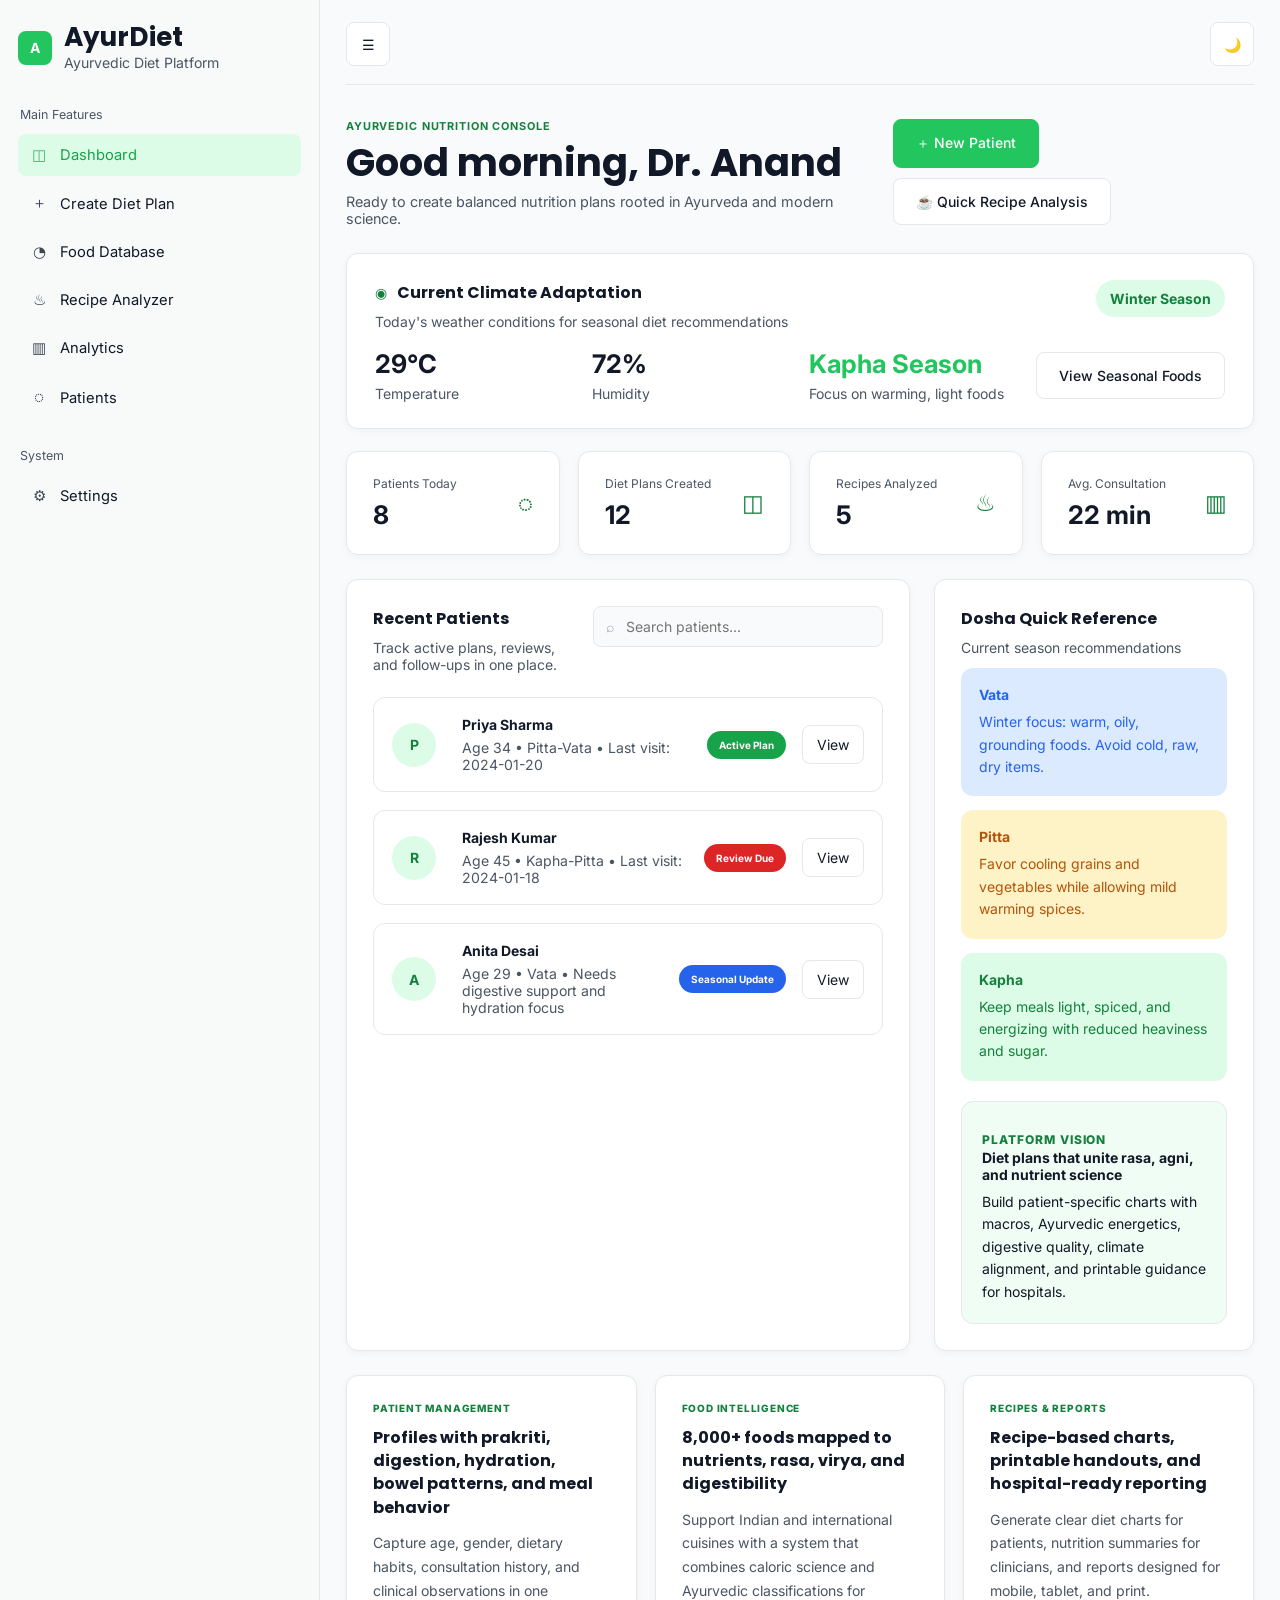
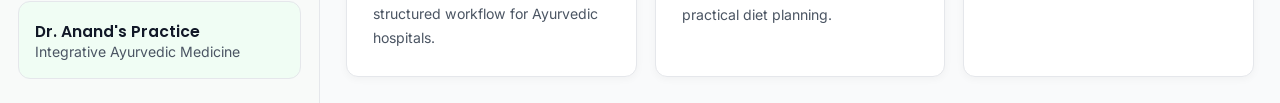
<file: dashboard/index.html>
<!DOCTYPE html>
<html lang="en">

<head>
  <meta charset="UTF-8" />
  <meta name="viewport" content="width=device-width, initial-scale=1.0" />
  <title>AyurDiet Dashboard</title>
  <link rel="preconnect" href="https://fonts.googleapis.com" />
  <link rel="preconnect" href="https://fonts.gstatic.com" crossorigin />
  <link
    href="https://fonts.googleapis.com/css2?family=Inter:wght@400;500;600;700;800&family=Poppins:wght@500;600;700&display=swap"
    rel="stylesheet" />
  <link rel="stylesheet" href="style.css" />
</head>

<body>
  <div class="app-shell">
    <aside class="sidebar">
      <div class="brand">
        <div class="brand-mark">A</div>
        <div>
          <h1>AyurDiet</h1>
          <p>Ayurvedic Diet Platform</p>
        </div>
      </div>

      <div class="nav-group">
        <span class="nav-label">Main Features</span>
        <nav>
          <a class="nav-item active" href="index.html">
            <span class="icon">◫</span>
            <span>Dashboard</span>
          </a>
          <a class="nav-item" href="../createdietplan/Cindex.html">
            <span class="icon">＋</span>
            <span>Create Diet Plan</span>
          </a>
          <a class="nav-item" href="../Food-database/Findex.html">
            <span class="icon">◔</span>
            <span>Food Database</span>
          </a>
          <a class="nav-item" href="../Recipe-Analyzer/Rindex.html">
            <span class="icon">♨</span>
            <span>Recipe Analyzer</span>
          </a>
          <a class="nav-item" href="../analytics/Aindex.html">
            <span class="icon">▥</span>
            <span>Analytics</span>
          </a>
          <a class="nav-item" href="../patient/Pindex.html">
            <span class="icon">◌</span>
            <span>Patients</span>
          </a>
        </nav>
      </div>

      <div class="nav-group">
        <span class="nav-label">System</span>
        <nav>
          <a class="nav-item" href="#">
            <span class="icon">⚙</span>
            <span>Settings</span>
          </a>
        </nav>
      </div>

      <div class="practice-card">
        <p>Dr. Anand's Practice</p>
        <span>Integrative Ayurvedic Medicine</span>
      </div>
    </aside>

    <main class="main-content">
      <header class="topbar">
        <button class="ghost-button square" aria-label="Toggle panel">☰</button>
        <button class="ghost-button square" id="theme-toggle" aria-label="Toggle dark mode">🌙</button>
      </header>

      <section class="hero">
        <div>
          <p class="eyebrow">Ayurvedic Nutrition Console</p>
          <h2>Good morning, Dr. Anand</h2>
          <p class="hero-copy">
            Ready to create balanced nutrition plans rooted in Ayurveda and modern science.
          </p>
        </div>
        <div class="hero-actions">
          <button class="primary-button">＋ New Patient</button>
          <button class="secondary-button">☕ Quick Recipe Analysis</button>
        </div>
      </section>

      <section class="climate-card card">
        <div class="climate-header">
          <div>
            <div class="section-title">
              <span class="title-icon">◉</span>
              <h3>Current Climate Adaptation</h3>
            </div>
            <p>Today's weather conditions for seasonal diet recommendations</p>
          </div>
          <span class="season-pill">Winter Season</span>
        </div>

        <div class="climate-grid">
          <div>
            <strong>29°C</strong>
            <span>Temperature</span>
          </div>
          <div>
            <strong>72%</strong>
            <span>Humidity</span>
          </div>
          <div>
            <strong class="accent">Kapha Season</strong>
            <span>Focus on warming, light foods</span>
          </div>
          <div class="climate-action">
            <button class="secondary-button">View Seasonal Foods</button>
          </div>
        </div>
      </section>

      <section class="stats-grid">
        <article class="stat-card card">
          <div>
            <p>Patients Today</p>
            <strong>8</strong>
          </div>
          <span class="stat-icon">◌</span>
        </article>
        <article class="stat-card card">
          <div>
            <p>Diet Plans Created</p>
            <strong>12</strong>
          </div>
          <span class="stat-icon">◫</span>
        </article>
        <article class="stat-card card">
          <div>
            <p>Recipes Analyzed</p>
            <strong>5</strong>
          </div>
          <span class="stat-icon">♨</span>
        </article>
        <article class="stat-card card">
          <div>
            <p>Avg. Consultation</p>
            <strong>22 min</strong>
          </div>
          <span class="stat-icon">▥</span>
        </article>
      </section>

      <section class="content-grid">
        <article class="patients-panel card">
          <div class="panel-header">
            <div>
              <h3>Recent Patients</h3>
              <p>Track active plans, reviews, and follow-ups in one place.</p>
            </div>
            <label class="search-box">
              <span>⌕</span>
              <input type="text" placeholder="Search patients..." />
            </label>
          </div>

          <div class="patient-list">
            <article class="patient-row">
              <div class="patient-avatar">P</div>
              <div class="patient-meta">
                <h4>Priya Sharma</h4>
                <p>Age 34 • Pitta-Vata • Last visit: 2024-01-20</p>
              </div>
              <span class="status-pill green">Active Plan</span>
              <button class="mini-button">View</button>
            </article>

            <article class="patient-row">
              <div class="patient-avatar">R</div>
              <div class="patient-meta">
                <h4>Rajesh Kumar</h4>
                <p>Age 45 • Kapha-Pitta • Last visit: 2024-01-18</p>
              </div>
              <span class="status-pill red">Review Due</span>
              <button class="mini-button">View</button>
            </article>

            <article class="patient-row">
              <div class="patient-avatar">A</div>
              <div class="patient-meta">
                <h4>Anita Desai</h4>
                <p>Age 29 • Vata • Needs digestive support and hydration focus</p>
              </div>
              <span class="status-pill blue">Seasonal Update</span>
              <button class="mini-button">View</button>
            </article>
          </div>
        </article>

        <aside class="reference-panel card">
          <div class="panel-header stacked">
            <div>
              <h3>Dosha Quick Reference</h3>
              <p>Current season recommendations</p>
            </div>
          </div>

          <div class="dosha-stack">
            <section class="dosha-card vata">
              <h4>Vata</h4>
              <p>Winter focus: warm, oily, grounding foods. Avoid cold, raw, dry items.</p>
            </section>
            <section class="dosha-card pitta">
              <h4>Pitta</h4>
              <p>Favor cooling grains and vegetables while allowing mild warming spices.</p>
            </section>
            <section class="dosha-card kapha">
              <h4>Kapha</h4>
              <p>Keep meals light, spiced, and energizing with reduced heaviness and sugar.</p>
            </section>
          </div>

          <div class="insight-box">
            <p class="insight-label">Platform Vision</p>
            <h4>Diet plans that unite rasa, agni, and nutrient science</h4>
            <p>
              Build patient-specific charts with macros, Ayurvedic energetics, digestive quality,
              climate alignment, and printable guidance for hospitals.
            </p>
          </div>
        </aside>
      </section>

      <section class="feature-strip">
        <article class="feature-card card">
          <p class="feature-label">Patient Management</p>
          <h3>Profiles with prakriti, digestion, hydration, bowel patterns, and meal behavior</h3>
          <p>
            Capture age, gender, dietary habits, consultation history, and clinical observations in
            one structured workflow for Ayurvedic hospitals.
          </p>
        </article>
        <article class="feature-card card">
          <p class="feature-label">Food Intelligence</p>
          <h3>8,000+ foods mapped to nutrients, rasa, virya, and digestibility</h3>
          <p>
            Support Indian and international cuisines with a system that combines caloric science
            and Ayurvedic classifications for practical diet planning.
          </p>
        </article>
        <article class="feature-card card">
          <p class="feature-label">Recipes & Reports</p>
          <h3>Recipe-based charts, printable handouts, and hospital-ready reporting</h3>
          <p>
            Generate clear diet charts for patients, nutrition summaries for clinicians, and
            reports designed for mobile, tablet, and print.
          </p>
        </article>
      </section>
    </main>
  </div>

  <script src="script.js"></script>
</body>

</html>
</file>
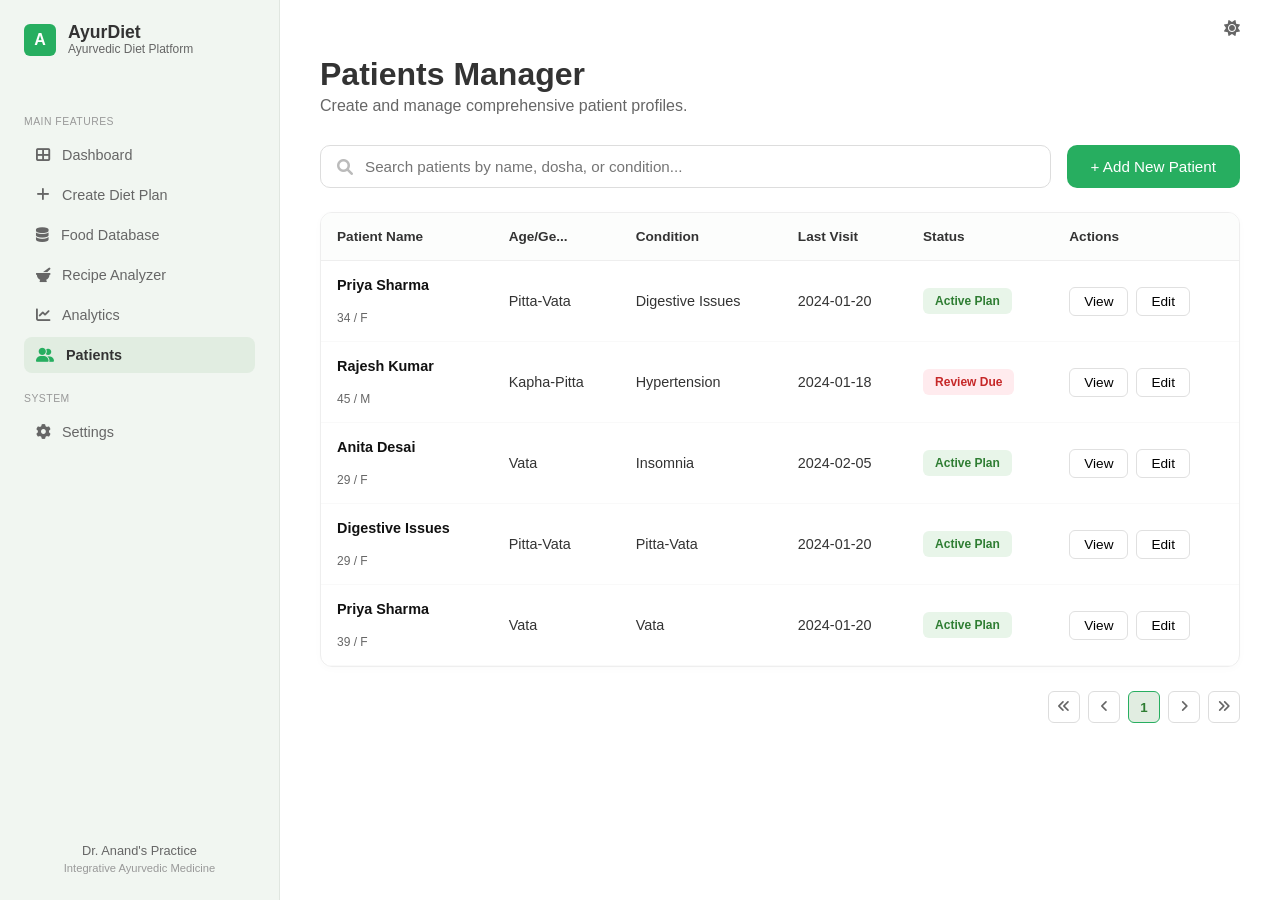
<file: patient/index.html>
<!DOCTYPE html>
<html lang="en">

<head>
  <meta charset="UTF-8">
  <meta name="viewport" content="width=device-width, initial-scale=1.0">
  <title>AyurDiet - Patient Manager</title>
  <link rel="stylesheet" href="style.css">
  <link rel="stylesheet" href="https://cdnjs.cloudflare.com/ajax/libs/font-awesome/6.0.0/css/all.min.css">
</head>

<body>
  <div class="container">
    <aside class="sidebar">
      <div class="logo">
        <div class="logo-icon">A</div>
        <div>
          <h1>AyurDiet</h1>
          <p>Ayurvedic Diet Platform</p>
        </div>
      </div>

      <nav>
        <small class="nav-label">Main Features</small>
        <ul>
          <li><a href="#"><i class="fas fa-th-large"></i> Dashboard</a></li>
          <li><a href="#"><i class="fas fa-plus"></i> Create Diet Plan</a></li>
          <li><a href="#"><i class="fas fa-database"></i> Food Database</a></li>
          <li><a href="#"><i class="fas fa-mortar-pestle"></i> Recipe Analyzer</a></li>
          <li><a href="#"><i class="fas fa-chart-line"></i> Analytics</a></li>
          <li class="active"><a href="#"><i class="fas fa-user-friends"></i> Patients</a></li>
        </ul>

        <small class="nav-label">System</small>
        <ul>
          <li><a href="#"><i class="fas fa-cog"></i> Settings</a></li>
        </ul>
      </nav>

      <div class="sidebar-footer">
        <p>Dr. Anand's Practice</p>
        <small>Integrative Ayurvedic Medicine</small>
      </div>
    </aside>

    <main class="content">
      <header class="top-bar">
        <i class="fas fa-sun"></i>
      </header>

      <section class="manager-section">
        <div class="title-row">
          <h2>Patients Manager</h2>
          <p>Create and manage comprehensive patient profiles.</p>
        </div>

        <div class="action-bar">
          <div class="search-box">
            <i class="fas fa-search"></i>
            <input type="text" placeholder="Search patients by name, dosha, or condition...">
          </div>
          <button class="btn-add">+ Add New Patient</button>
        </div>

        <div class="table-container">
          <table>
            <thead>
              <tr>
                <th>Patient Name</th>
                <th>Age/Ge...</th>
                <th>Condition</th>
                <th>Last Visit</th>
                <th>Status</th>
                <th>Actions</th>
              </tr>
            </thead>
            <tbody id="patient-table-body">
            </tbody>
          </table>
        </div>

        <div class="pagination">
          <button><i class="fas fa-angle-double-left"></i></button>
          <button><i class="fas fa-angle-left"></i></button>
          <button class="active">1</button>
          <button><i class="fas fa-angle-right"></i></button>
          <button><i class="fas fa-angle-double-right"></i></button>
        </div>
      </section>
    </main>
  </div>
  <script src="script.js"></script>
</body>

</html>
</file>
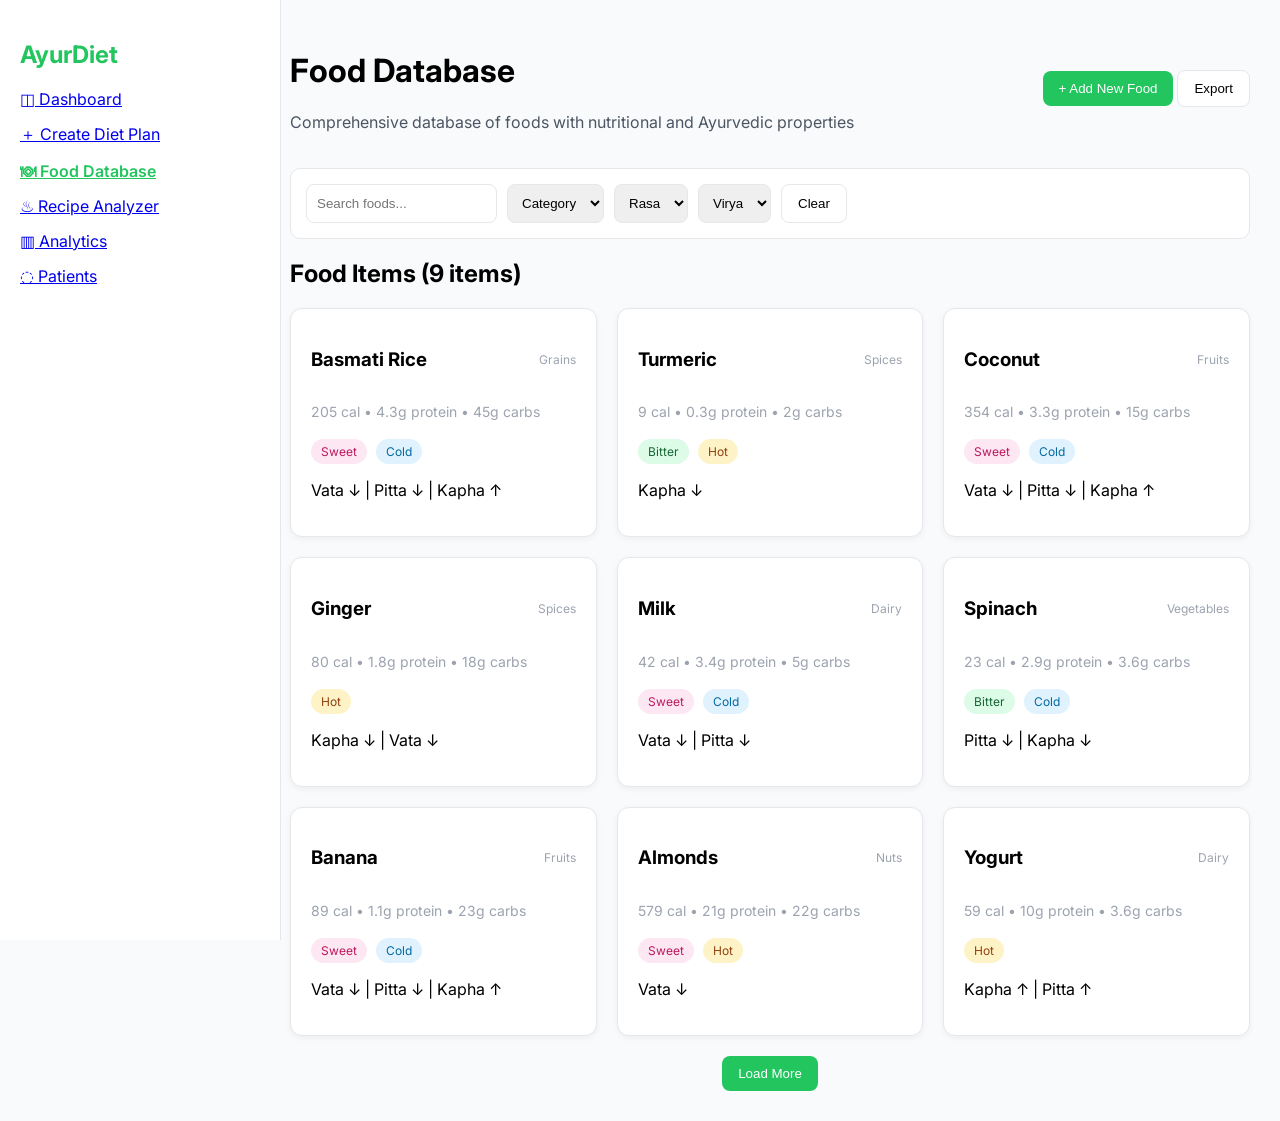
<file: Food-database/Findex.html>
<!DOCTYPE html>
<html lang="en">

<head>
  <meta charset="UTF-8">
  <title>Food Database</title>

  <link rel="stylesheet" href="Fstyle.css">
  <link href="https://fonts.googleapis.com/css2?family=Inter:wght@300;400;600&display=swap" rel="stylesheet">
</head>

<body>

  <!-- Sidebar -->
  <aside>
    <h2>AyurDiet</h2>
    <ul>
      <li><a href="../dashboard/index.html"><span class="icon">◫</span> Dashboard</a></li>

      <li><a href="../createdietplan/Cindex.html" class="icon"><span class="icon">＋</span> Create Diet Plan</a></li>

      <li><a href="Findex.html" class="active"><span class="icon">🍽</span> Food Database</a></li>

      <li><a href="../Recipe-Analyzer/Rindex.html"><span class="icon">♨</span> Recipe Analyzer</a></li>

      <li><a href="../analytics/Aindex.html"><span class="icon">▥</span> Analytics</a></li>

      <li><a href="../patient/Pindex.html"><span class="icon">◌</span> Patients</a></li>
    </ul>
  </aside>

  <!-- Main -->
  <main>

    <header>
      <div>
        <h1>Food Database</h1>
        <p>Comprehensive database of foods with nutritional and Ayurvedic properties</p>
      </div>

      <div>
        <button class="btn-primary">+ Add New Food</button>
        <button class="btn-outline">Export</button>
      </div>
    </header>

    <!-- Filters -->
    <section class="filters">
      <input type="text" placeholder="Search foods...">
      <select>
        <option>Category</option>
      </select>
      <select>
        <option>Rasa</option>
      </select>
      <select>
        <option>Virya</option>
      </select>
      <button class="btn-outline">Clear</button>
    </section>

    <h2 class="count">Food Items (9 items)</h2>

    <!-- Grid -->
    <section class="grid">

      <!-- 9 Cards -->
      <div class="card">
        <div class="card-header">
          <h3>Basmati Rice</h3>
          <span class="category">Grains</span>
        </div>
        <p class="nutrients">205 cal • 4.3g protein • 45g carbs</p>
        <div class="tags">
          <span class="tag sweet">Sweet</span>
          <span class="tag cold">Cold</span>
        </div>
        <p class="dosha">Vata ↓ | Pitta ↓ | Kapha ↑</p>
      </div>

      <div class="card">
        <div class="card-header">
          <h3>Turmeric</h3>
          <span class="category">Spices</span>
        </div>
        <p class="nutrients">9 cal • 0.3g protein • 2g carbs</p>
        <div class="tags">
          <span class="tag bitter">Bitter</span>
          <span class="tag hot">Hot</span>
        </div>
        <p class="dosha">Kapha ↓</p>
      </div>

      <div class="card">
        <div class="card-header">
          <h3>Coconut</h3>
          <span class="category">Fruits</span>
        </div>
        <p class="nutrients">354 cal • 3.3g protein • 15g carbs</p>
        <div class="tags">
          <span class="tag sweet">Sweet</span>
          <span class="tag cold">Cold</span>
        </div>
        <p class="dosha">Vata ↓ | Pitta ↓ | Kapha ↑</p>
      </div>

      <div class="card">
        <div class="card-header">
          <h3>Ginger</h3>
          <span class="category">Spices</span>
        </div>
        <p class="nutrients">80 cal • 1.8g protein • 18g carbs</p>
        <div class="tags">
          <span class="tag hot">Hot</span>
        </div>
        <p class="dosha">Kapha ↓ | Vata ↓</p>
      </div>

      <div class="card">
        <div class="card-header">
          <h3>Milk</h3>
          <span class="category">Dairy</span>
        </div>
        <p class="nutrients">42 cal • 3.4g protein • 5g carbs</p>
        <div class="tags">
          <span class="tag sweet">Sweet</span>
          <span class="tag cold">Cold</span>
        </div>
        <p class="dosha">Vata ↓ | Pitta ↓</p>
      </div>

      <div class="card">
        <div class="card-header">
          <h3>Spinach</h3>
          <span class="category">Vegetables</span>
        </div>
        <p class="nutrients">23 cal • 2.9g protein • 3.6g carbs</p>
        <div class="tags">
          <span class="tag bitter">Bitter</span>
          <span class="tag cold">Cold</span>
        </div>
        <p class="dosha">Pitta ↓ | Kapha ↓</p>
      </div>

      <div class="card">
        <div class="card-header">
          <h3>Banana</h3>
          <span class="category">Fruits</span>
        </div>
        <p class="nutrients">89 cal • 1.1g protein • 23g carbs</p>
        <div class="tags">
          <span class="tag sweet">Sweet</span>
          <span class="tag cold">Cold</span>
        </div>
        <p class="dosha">Vata ↓ | Pitta ↓ | Kapha ↑</p>
      </div>

      <div class="card">
        <div class="card-header">
          <h3>Almonds</h3>
          <span class="category">Nuts</span>
        </div>
        <p class="nutrients">579 cal • 21g protein • 22g carbs</p>
        <div class="tags">
          <span class="tag sweet">Sweet</span>
          <span class="tag hot">Hot</span>
        </div>
        <p class="dosha">Vata ↓</p>
      </div>

      <div class="card">
        <div class="card-header">
          <h3>Yogurt</h3>
          <span class="category">Dairy</span>
        </div>
        <p class="nutrients">59 cal • 10g protein • 3.6g carbs</p>
        <div class="tags">
          <span class="tag hot">Hot</span>
        </div>
        <p class="dosha">Kapha ↑ | Pitta ↑</p>
      </div>

    </section>

    <div class="load-more">
      <button class="btn-primary">Load More</button>
    </div>

  </main>
  <script src="Fscript.js"></script>
</body>

</html>
</file>
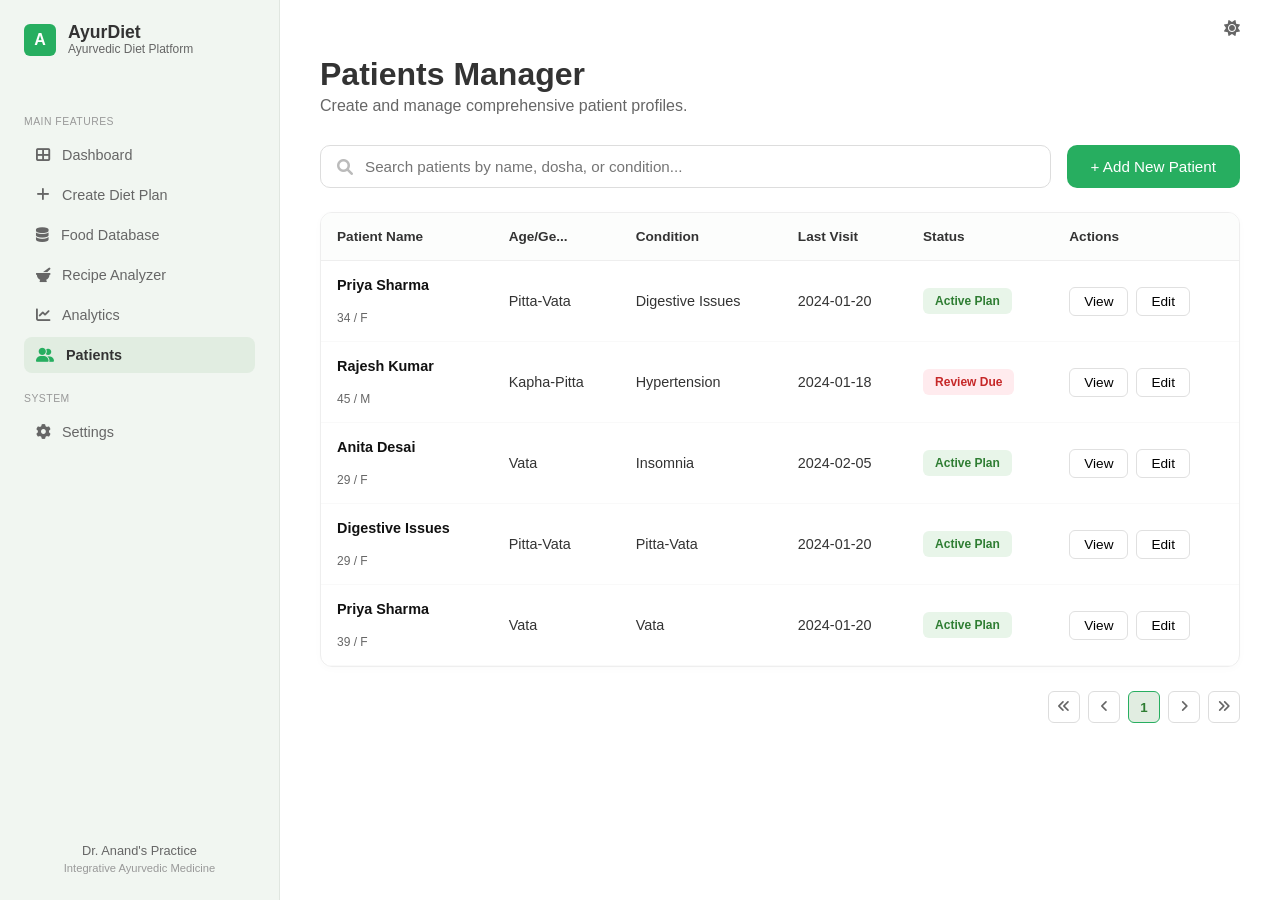
<file: patient/Pindex.html>
<!DOCTYPE html>
<html lang="en">

<head>
  <meta charset="UTF-8">
  <meta name="viewport" content="width=device-width, initial-scale=1.0">
  <title>AyurDiet - Patient Manager</title>
  <link rel="stylesheet" href="Pstyle.css">
  <link rel="stylesheet" href="https://cdnjs.cloudflare.com/ajax/libs/font-awesome/6.0.0/css/all.min.css">
</head>

<body>
  <div class="container">
    <aside class="sidebar">
      <div class="logo">
        <div class="logo-icon">A</div>
        <div>
          <h1>AyurDiet</h1>
          <p>Ayurvedic Diet Platform</p>
        </div>
      </div>

      <nav>
        <small class="nav-label">Main Features</small>
        <ul>
          <li><a href="../dashboard/index.html"><i class="fas fa-th-large"></i> Dashboard</a></li>

          <li><a href="../createdietplan/Cindex.html"><i class="fas fa-plus"></i> Create Diet Plan</a></li>

          <li><a href="../Food-database/Findex.html"><i class="fas fa-database"></i> Food Database</a></li>

          <li><a href="../Recipe-Analyzer/Rindex.html"><i class="fas fa-mortar-pestle"></i> Recipe Analyzer</a></li>

          <li><a href="../analytics/Aindex.html"><i class="fas fa-chart-line"></i> Analytics</a></li>

          <li class="active">
            <a href="Pindex.html"><i class="fas fa-user-friends"></i> Patients</a>
          </li>
        </ul>

        <small class="nav-label">System</small>
        <ul>
          <li><a href="#"><i class="fas fa-cog"></i> Settings</a></li>
        </ul>
      </nav>

      <div class="sidebar-footer">
        <p>Dr. Anand's Practice</p>
        <small>Integrative Ayurvedic Medicine</small>
      </div>
    </aside>

    <main class="content">
      <header class="top-bar">
        <i class="fas fa-sun"></i>
      </header>

      <section class="manager-section">
        <div class="title-row">
          <h2>Patients Manager</h2>
          <p>Create and manage comprehensive patient profiles.</p>
        </div>

        <div class="action-bar">
          <div class="search-box">
            <i class="fas fa-search"></i>
            <input type="text" placeholder="Search patients by name, dosha, or condition...">
          </div>
          <button class="btn-add">+ Add New Patient</button>
        </div>

        <div class="table-container">
          <table>
            <thead>
              <tr>
                <th>Patient Name</th>
                <th>Age/Ge...</th>
                <th>Condition</th>
                <th>Last Visit</th>
                <th>Status</th>
                <th>Actions</th>
              </tr>
            </thead>
            <tbody id="patient-table-body">
            </tbody>
          </table>
        </div>

        <div class="pagination">
          <button><i class="fas fa-angle-double-left"></i></button>
          <button><i class="fas fa-angle-left"></i></button>
          <button class="active">1</button>
          <button><i class="fas fa-angle-right"></i></button>
          <button><i class="fas fa-angle-double-right"></i></button>
        </div>
      </section>
    </main>
  </div>
  <script src="Pscript.js"></script>
</body>

</html>
</file>
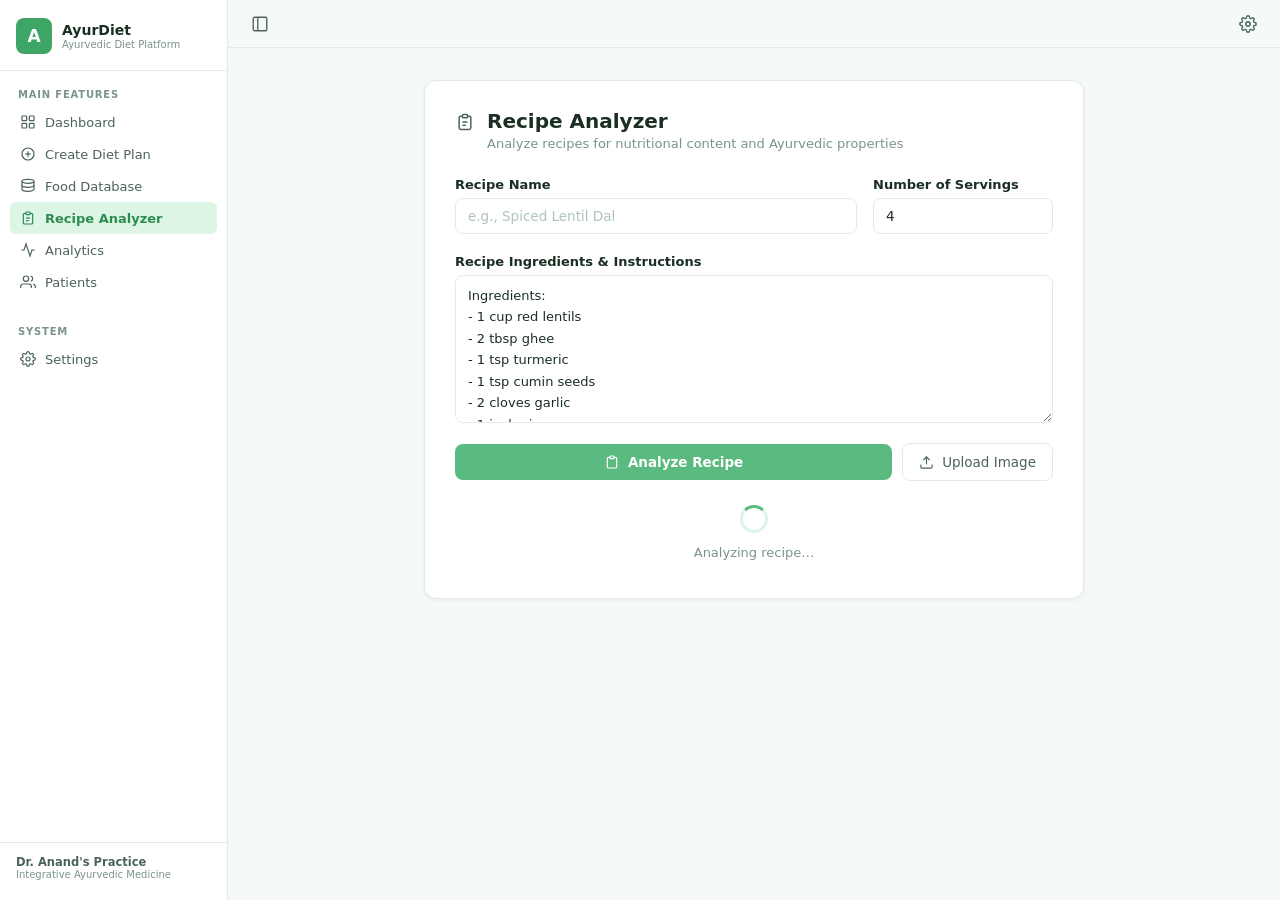
<file: Recipe-Analyzer/Rindex.html>
<!DOCTYPE html>
<html lang="en">

<head>
  <meta charset="UTF-8" />
  <meta name="viewport" content="width=device-width, initial-scale=1.0" />
  <title>AyurDiet – Recipe Analyzer</title>
  <link rel="stylesheet" href="Rstyle.css" />
</head>

<body>

  <!-- ══════════════ SIDEBAR ══════════════ -->
  <aside class="sidebar">
    <div class="sidebar-header">
      <div class="logo-icon">A</div>
      <div>
        <div class="logo-name">AyurDiet</div>
        <div class="logo-sub">Ayurvedic Diet Platform</div>
      </div>
    </div>

    <nav class="sidebar-nav">
      <p class="nav-label">Main Features</p>
      <a href="../dashboard/index.html" class="nav-item">
        <svg class="nav-icon" viewBox="0 0 24 24" fill="none" stroke="currentColor" stroke-width="1.8">
          <rect x="3" y="3" width="7" height="7" rx="1" />
          <rect x="14" y="3" width="7" height="7" rx="1" />
          <rect x="3" y="14" width="7" height="7" rx="1" />
          <rect x="14" y="14" width="7" height="7" rx="1" />
        </svg>
        Dashboard
      </a>
      <a href="../createdietplan/Cindex.html" class="nav-item">
        <svg class="nav-icon" viewBox="0 0 24 24" fill="none" stroke="currentColor" stroke-width="1.8">
          <circle cx="12" cy="12" r="9" />
          <line x1="12" y1="8" x2="12" y2="16" />
          <line x1="8" y1="12" x2="16" y2="12" />
        </svg>
        Create Diet Plan
      </a>
      <a href="../Food-database/Findex.html" class="nav-item">
        <svg class="nav-icon" viewBox="0 0 24 24" fill="none" stroke="currentColor" stroke-width="1.8">
          <ellipse cx="12" cy="5" rx="9" ry="3" />
          <path d="M3 5v6c0 1.657 4.029 3 9 3s9-1.343 9-3V5" />
          <path d="M3 11v6c0 1.657 4.029 3 9 3s9-1.343 9-3v-6" />
        </svg>
        Food Database
      </a>
      <a href="../Recipe-Analyzer/Rindex.html" class="nav-item active">
        <svg class="nav-icon" viewBox="0 0 24 24" fill="none" stroke="currentColor" stroke-width="1.8">
          <path d="M9 5H7a2 2 0 0 0-2 2v12a2 2 0 0 0 2 2h10a2 2 0 0 0 2-2V7a2 2 0 0 0-2-2h-2" />
          <rect x="9" y="3" width="6" height="4" rx="1" />
          <line x1="9" y1="12" x2="15" y2="12" />
          <line x1="9" y1="16" x2="13" y2="16" />
        </svg>
        Recipe Analyzer
      </a>
      <a href="../analytics/Aindex.html" class="nav-item">
        <svg class="nav-icon" viewBox="0 0 24 24" fill="none" stroke="currentColor" stroke-width="1.8">
          <polyline points="22 12 18 12 15 21 9 3 6 12 2 12" />
        </svg>
        Analytics
      </a>
      <a href="../patient/Pindex.html" class="nav-item">
        <svg class="nav-icon" viewBox="0 0 24 24" fill="none" stroke="currentColor" stroke-width="1.8">
          <path d="M17 21v-2a4 4 0 0 0-4-4H5a4 4 0 0 0-4 4v2" />
          <circle cx="9" cy="7" r="4" />
          <path d="M23 21v-2a4 4 0 0 0-3-3.87" />
          <path d="M16 3.13a4 4 0 0 1 0 7.75" />
        </svg>
        Patients
      </a>

      <p class="nav-label" style="margin-top:24px">System</p>
      <a href="#" class="nav-item">
        <svg class="nav-icon" viewBox="0 0 24 24" fill="none" stroke="currentColor" stroke-width="1.8">
          <circle cx="12" cy="12" r="3" />
          <path
            d="M19.4 15a1.65 1.65 0 0 0 .33 1.82l.06.06a2 2 0 0 1-2.83 2.83l-.06-.06a1.65 1.65 0 0 0-1.82-.33 1.65 1.65 0 0 0-1 1.51V21a2 2 0 0 1-4 0v-.09A1.65 1.65 0 0 0 9 19.4a1.65 1.65 0 0 0-1.82.33l-.06.06a2 2 0 0 1-2.83-2.83l.06-.06A1.65 1.65 0 0 0 4.68 15a1.65 1.65 0 0 0-1.51-1H3a2 2 0 0 1 0-4h.09A1.65 1.65 0 0 0 4.6 9a1.65 1.65 0 0 0-.33-1.82l-.06-.06a2 2 0 0 1 2.83-2.83l.06.06A1.65 1.65 0 0 0 9 4.68a1.65 1.65 0 0 0 1-1.51V3a2 2 0 0 1 4 0v.09a1.65 1.65 0 0 0 1 1.51 1.65 1.65 0 0 0 1.82-.33l.06-.06a2 2 0 0 1 2.83 2.83l-.06.06A1.65 1.65 0 0 0 19.4 9a1.65 1.65 0 0 0 1.51 1H21a2 2 0 0 1 0 4h-.09a1.65 1.65 0 0 0-1.51 1z" />
        </svg>
        Settings
      </a>
    </nav>

    <div class="sidebar-footer">
      <div class="footer-name">Dr. Anand's Practice</div>
      <div class="footer-sub">Integrative Ayurvedic Medicine</div>
    </div>
  </aside>

  <!-- ══════════════ MAIN ══════════════ -->
  <main class="main">
    <!-- Top bar -->
    <header class="topbar">
      <button class="icon-btn" id="toggleSidebar" title="Toggle sidebar">
        <svg viewBox="0 0 24 24" fill="none" stroke="currentColor" stroke-width="1.8">
          <rect x="3" y="3" width="18" height="18" rx="2" />
          <line x1="9" y1="3" x2="9" y2="21" />
        </svg>
      </button>
      <div class="topbar-right">
        <button class="icon-btn" title="Settings">
          <svg viewBox="0 0 24 24" fill="none" stroke="currentColor" stroke-width="1.8">
            <circle cx="12" cy="12" r="3" />
            <path
              d="M19.4 15a1.65 1.65 0 0 0 .33 1.82l.06.06a2 2 0 0 1-2.83 2.83l-.06-.06a1.65 1.65 0 0 0-1.82-.33 1.65 1.65 0 0 0-1 1.51V21a2 2 0 0 1-4 0v-.09A1.65 1.65 0 0 0 9 19.4a1.65 1.65 0 0 0-1.82.33l-.06.06a2 2 0 0 1-2.83-2.83l.06-.06A1.65 1.65 0 0 0 4.68 15a1.65 1.65 0 0 0-1.51-1H3a2 2 0 0 1 0-4h.09A1.65 1.65 0 0 0 4.6 9a1.65 1.65 0 0 0-.33-1.82l-.06-.06a2 2 0 0 1 2.83-2.83l.06.06A1.65 1.65 0 0 0 9 4.68a1.65 1.65 0 0 0 1-1.51V3a2 2 0 0 1 4 0v.09a1.65 1.65 0 0 0 1 1.51 1.65 1.65 0 0 0 1.82-.33l.06-.06a2 2 0 0 1 2.83 2.83l-.06.06A1.65 1.65 0 0 0 19.4 9a1.65 1.65 0 0 0 1.51 1H21a2 2 0 0 1 0 4h-.09a1.65 1.65 0 0 0-1.51 1z" />
          </svg>
        </button>
      </div>
    </header>

    <!-- Content -->
    <div class="content">
      <div class="card">
        <!-- Card header -->
        <div class="card-header">
          <svg class="card-icon" viewBox="0 0 24 24" fill="none" stroke="currentColor" stroke-width="1.8">
            <path d="M9 5H7a2 2 0 0 0-2 2v12a2 2 0 0 0 2 2h10a2 2 0 0 0 2-2V7a2 2 0 0 0-2-2h-2" />
            <rect x="9" y="3" width="6" height="4" rx="1" />
            <line x1="9" y1="12" x2="15" y2="12" />
            <line x1="9" y1="16" x2="13" y2="16" />
          </svg>
          <div>
            <h1 class="card-title">Recipe Analyzer</h1>
            <p class="card-subtitle">Analyze recipes for nutritional content and Ayurvedic properties</p>
          </div>
        </div>

        <!-- Form -->
        <form id="recipeForm" class="recipe-form">
          <div class="form-row">
            <div class="form-group">
              <label class="form-label" for="recipeName">Recipe Name</label>
              <input class="form-input" type="text" id="recipeName" placeholder="e.g., Spiced Lentil Dal" />
            </div>
            <div class="form-group form-group--small">
              <label class="form-label" for="servings">Number of Servings</label>
              <input class="form-input" type="number" id="servings" value="4" min="1" />
            </div>
          </div>

          <div class="form-group">
            <label class="form-label" for="ingredients">Recipe Ingredients &amp; Instructions</label>
            <textarea class="form-textarea" id="ingredients" placeholder="Paste your recipe here or type it out-">Ingredients:
- 1 cup red lentils
- 2 tbsp ghee
- 1 tsp turmeric
- 1 tsp cumin seeds
- 2 cloves garlic
- 1 inch ginger
- Salt to taste</textarea>
          </div>

          <div class="form-actions">
            <button type="submit" class="btn-primary" id="analyzeBtn">
              <svg viewBox="0 0 24 24" fill="none" stroke="currentColor" stroke-width="1.8">
                <path d="M9 5H7a2 2 0 0 0-2 2v12a2 2 0 0 0 2 2h10a2 2 0 0 0 2-2V7a2 2 0 0 0-2-2h-2" />
                <rect x="9" y="3" width="6" height="4" rx="1" />
              </svg>
              Analyze Recipe
            </button>
            <button type="button" class="btn-secondary" id="uploadBtn">
              <svg viewBox="0 0 24 24" fill="none" stroke="currentColor" stroke-width="1.8">
                <path d="M21 15v4a2 2 0 0 1-2 2H5a2 2 0 0 1-2-2v-4" />
                <polyline points="17 8 12 3 7 8" />
                <line x1="12" y1="3" x2="12" y2="15" />
              </svg>
              Upload Image
              <input type="file" id="imageUpload" accept="image/*" hidden />
            </button>
          </div>
        </form>

        <!-- Results (hidden by default) -->
        <div class="results" id="results" hidden>
          <div class="results-header">
            <h2 class="results-title">Analysis Results</h2>
            <span class="results-badge" id="servingBadge"></span>
          </div>
          <div class="results-grid" id="resultsGrid"></div>
        </div>

        <!-- Loader -->
        <div class="loader" id="loader" hidden>
          <div class="spinner"></div>
          <p>Analyzing recipe…</p>
        </div>
      </div>
    </div>
  </main>

  <script src="Rscript.js"></script>
</body>

</html>
</file>
<file: dashboard/style.css>
:root {
  --bg: #f9fafb;
  --panel: #ffffff;
  --panel-strong: #ffffff;
  --border: #e5e7eb;
  --text: #111827;
  --muted: #4b5563;
  --muted-light: #9ca3af;
  --green: #22c55e;
  --green-hover: #16a34a;
  --green-deep: #15803d;
  --green-soft: #dcfce7;
  --mint-bg: #f0fdf4;
  --sidebar-bg: #f8faf9;
  --blue-soft: #dbeafe;
  --blue-text: #2563eb;
  --red-soft: #fee2e2;
  --red-text: #dc2626;
  --warn-soft: #fef3c7;
  --warn-text: #f59e0b;
  --shadow: 0 2px 8px rgba(0, 0, 0, 0.04);
  --radius-xl: 12px;
  --radius-lg: 12px;
  --radius-md: 8px;
}

body.dark-mode {
  --bg: #000000;
  --panel: #0a0a0a;
  --panel-strong: #0a0a0a;
  --border: #1a1a1a;
  --text: #f9fafb;
  --muted: #b7c0cf;
  --muted-light: #7f8a9b;
  --green: #22c55e;
  --green-hover: #16a34a;
  --green-deep: #4ade80;
  --green-soft: rgba(34, 197, 94, 0.14);
  --mint-bg: #08110c;
  --sidebar-bg: #050505;
  --blue-soft: rgba(37, 99, 235, 0.16);
  --blue-text: #93c5fd;
  --red-soft: rgba(220, 38, 38, 0.15);
  --red-text: #f87171;
  --warn-soft: rgba(245, 158, 11, 0.16);
  --warn-text: #fbbf24;
  --shadow: 0 10px 30px rgba(0, 0, 0, 0.35);
}

* {
  box-sizing: border-box;
}

body {
  margin: 0;
  min-height: 100vh;
  font-family: "Inter", "Poppins", -apple-system, BlinkMacSystemFont, "Segoe UI", Roboto, Helvetica, Arial, sans-serif;
  color: var(--text);
  background: var(--bg);
  font-size: 14px;
  transition: background 0.25s ease, color 0.25s ease;
}

button,
input {
  font: inherit;
}

.app-shell {
  display: grid;
  grid-template-columns: 320px 1fr;
  min-height: 100vh;
}

.sidebar {
  display: flex;
  flex-direction: column;
  padding: 24px 18px;
  border-right: 1px solid var(--border);
  background: var(--sidebar-bg);
  transition: background 0.25s ease, border-color 0.25s ease;
}

.brand {
  display: flex;
  align-items: center;
  gap: 12px;
  margin-bottom: 36px;
}

.brand-mark {
  display: grid;
  place-items: center;
  width: 34px;
  height: 34px;
  border-radius: 8px;
  background: var(--green);
  color: #fff;
  font-weight: 700;
}

.brand h1,
.hero h2,
.section-title h3,
.panel-header h3 {
  margin: 0;
}

.brand h1 {
  font-family: "Poppins", "Inter", sans-serif;
  font-size: 1.65rem;
  line-height: 1;
}

.brand p {
  margin: 4px 0 0;
  color: var(--muted);
  font-size: 0.88rem;
}

.nav-group {
  margin-bottom: 22px;
}

.nav-label {
  display: block;
  margin: 0 0 12px 2px;
  color: var(--muted);
  font-size: 0.78rem;
}

.nav-item {
  display: flex;
  align-items: center;
  gap: 12px;
  padding: 12px;
  margin-bottom: 6px;
  border-radius: 8px;
  color: var(--text);
  text-decoration: none;
  font-size: 0.92rem;
  transition: 0.2s ease;
}

.nav-item:hover,
.nav-item.active {
  background: var(--green-soft);
  color: var(--green-hover);
}

.icon {
  width: 18px;
  text-align: center;
  opacity: 0.8;
}

.practice-card {
  margin-top: auto;
  padding: 18px 16px;
  border-radius: 12px;
  background: var(--mint-bg);
  border: 1px solid var(--border);
}

.practice-card p {
  margin: 0;
  font-family: "Poppins", "Inter", sans-serif;
  font-size: 0.98rem;
  font-weight: 600;
}

.practice-card span {
  color: var(--muted);
  font-size: 0.88rem;

}

.main-content {
  padding: 22px 26px 26px;
}

.topbar {
  display: flex;
  justify-content: space-between;
  align-items: center;
  padding-bottom: 18px;
  border-bottom: 1px solid var(--border);
}

.ghost-button,
.secondary-button,
.primary-button,
.mini-button {
  border: 1px solid var(--border);
  border-radius: 8px;
  background: var(--panel-strong);
  color: var(--text);
  cursor: pointer;
  transition: transform 0.2s ease, box-shadow 0.2s ease, background 0.2s ease, color 0.2s ease;
}

.ghost-button:hover,
.secondary-button:hover,
.primary-button:hover,
.mini-button:hover {
  transform: translateY(-1px);
  box-shadow: 0 8px 18px rgba(0, 0, 0, 0.06);
}

.square {
  width: 44px;
  height: 44px;
}

.hero {
  display: flex;
  justify-content: space-between;
  align-items: flex-start;
  gap: 20px;
  padding: 34px 0 26px;
}

.eyebrow {
  margin: 0 0 10px;
  color: var(--green-deep);
  letter-spacing: 0.08em;
  text-transform: uppercase;
  font-size: 0.68rem;
  font-weight: 700;
}

.hero h2 {
  font-family: "Poppins", "Inter", sans-serif;
  font-size: clamp(1.75rem, 3vw, 2.5rem);
  line-height: 1.05;
}

.hero-copy {
  margin: 10px 0 0;
  max-width: 760px;
  color: var(--muted);
  font-size: 0.9rem;
}

.hero-actions {
  display: flex;
  gap: 10px;
  flex-wrap: wrap;
}

.primary-button,
.secondary-button {
  padding: 14px 22px;
  font-size: 14px;
  font-weight: 500;
}

.primary-button {
  border-color: var(--green);
  background: var(--green);
  color: #fff;
}

.primary-button:hover {
  background: var(--green-hover);
}

.card {
  background: var(--panel);
  border: 1px solid var(--border);
  box-shadow: var(--shadow);
  transition: background 0.25s ease, border-color 0.25s ease, box-shadow 0.25s ease;
}

.climate-card,
.stat-card,
.patients-panel,
.reference-panel,
.feature-card {
  border-radius: var(--radius-xl);
}

.climate-card {
  padding: 26px 28px;
}

.climate-header,
.panel-header {
  display: flex;
  justify-content: space-between;
  gap: 18px;
  align-items: flex-start;
}

.section-title {
  display: flex;
  align-items: center;
  gap: 10px;
}

.section-title h3,
.panel-header h3,
.feature-card h3 {
  font-family: "Poppins", "Inter", sans-serif;
  font-size: 1rem;
}

.section-title + p,
.climate-header p,
.panel-header p {
  margin: 8px 0 0;
  color: var(--muted);
}

.title-icon,
.stat-icon {
  color: var(--green-deep);
}

.season-pill,
.status-pill {
  display: inline-flex;
  align-items: center;
  justify-content: center;
  border-radius: 999px;
  font-weight: 700;
}

.season-pill {
  padding: 10px 14px;
  background: var(--green-soft);
  color: var(--green-deep);
}

.climate-grid {
  display: grid;
  grid-template-columns: repeat(4, minmax(0, 1fr));
  gap: 18px;
  margin-top: 18px;
  align-items: center;
}

.climate-grid strong {
  display: block;
  font-size: 1.6rem;
  margin-bottom: 6px;
}

.climate-grid span {
  color: var(--muted);
}

.accent {
  color: var(--green);
  font-size: 1rem;
}

.climate-action {
  display: flex;
  justify-content: flex-end;
}

.stats-grid {
  display: grid;
  grid-template-columns: repeat(4, minmax(0, 1fr));
  gap: 18px;
  margin-top: 22px;
}

.stat-card {
  display: flex;
  justify-content: space-between;
  align-items: center;
  padding: 24px 26px;
}

.stat-card p {
  margin: 0 0 8px;
  color: var(--muted);
  font-size: 12px;
}

.stat-card strong {
  font-size: 1.6rem;
}

.stat-icon {
  font-size: 1.45rem;
}

.content-grid {
  display: grid;
  grid-template-columns: minmax(0, 2.2fr) minmax(320px, 1fr);
  gap: 24px;
  margin-top: 24px;
}

.feature-strip {
  display: grid;
  grid-template-columns: repeat(3, minmax(0, 1fr));
  gap: 18px;
  margin-top: 24px;
}

.patients-panel,
.reference-panel,
.feature-card {
  padding: 26px;
}

.feature-label {
  margin: 0 0 12px;
  color: var(--green-deep);
  font-size: 10px;
  font-weight: 800;
  letter-spacing: 0.08em;
  text-transform: uppercase;
}

.feature-card h3 {
  margin: 0;
  line-height: 1.45;
}

.feature-card p:last-child {
  margin: 12px 0 0;
  color: var(--muted);
  font-size: 0.88rem;
  line-height: 1.7;
}

.search-box {
  display: flex;
  align-items: center;
  gap: 10px;
  min-width: 290px;
  padding: 10px 12px;
  border: 1px solid var(--border);
  border-radius: 8px;
  background: var(--bg);
  color: var(--muted-light);
}

.search-box input {
  width: 100%;
  border: 0;
  outline: 0;
  background: transparent;
  color: var(--text);
}

.search-box:focus-within {
  border-color: var(--green);
  box-shadow: 0 0 0 2px var(--green-soft);
}

.patient-list {
  display: grid;
  gap: 18px;
  margin-top: 24px;
}

.patient-row {
  display: grid;
  grid-template-columns: 54px minmax(0, 1fr) auto auto;
  gap: 16px;
  align-items: center;
  padding: 18px;
  border: 1px solid var(--border);
  border-radius: 12px;
  background: var(--panel);
}

.patient-avatar {
  display: grid;
  place-items: center;
  width: 44px;
  height: 44px;
  border-radius: 50%;
  background: var(--green-soft);
  color: var(--green-deep);
  font-weight: 700;
}

.patient-meta h4,
.dosha-card h4,
.insight-box h4 {
  margin: 0;
}

.patient-meta p {
  margin: 6px 0 0;
  color: var(--muted);
  font-size: 0.88rem;
}

.status-pill {
  padding: 8px 12px;
  color: #fff;
  font-size: 10px;
}

.green {
  background: var(--green-hover);
}

.red {
  background: var(--red-text);
}

.blue {
  background: var(--blue-text);
}

.mini-button {
  padding: 10px 14px;
}

.dosha-stack {
  display: grid;
  gap: 14px;
  margin-top: 12px;
}

.dosha-card {
  padding: 18px;
  border-radius: 12px;
}

.dosha-card p,
.insight-box p {
  margin: 8px 0 0;
  line-height: 1.6;
}

.vata {
  background: var(--blue-soft);
  color: var(--blue-text);
}

.pitta {
  background: var(--warn-soft);
  color: #b45309;
}

.kapha {
  background: var(--green-soft);
  color: var(--green-deep);
}

.insight-box {
  margin-top: 20px;
  padding: 20px;
  border-radius: 12px;
  background: var(--mint-bg);
  border: 1px solid var(--border);
}

.insight-label {
  margin: 0;
  color: var(--green-deep);
  font-size: 12px;
  font-weight: 800;
  letter-spacing: 0.08em;
  text-transform: uppercase;
}

@media (max-width: 1200px) {
  .app-shell {
    grid-template-columns: 1fr;
  }

  .sidebar {
    border-right: 0;
    border-bottom: 1px solid var(--border);
  }

  .content-grid,
  .feature-strip,
  .stats-grid,
  .climate-grid {
    grid-template-columns: 1fr 1fr;
  }
}

@media (max-width: 760px) {
  .main-content {
    padding: 18px;
  }

  .hero,
  .climate-header,
  .panel-header,
  .patient-row {
    display: grid;
    grid-template-columns: 1fr;
  }

  .hero-actions,
  .climate-action {
    justify-content: stretch;
  }

  .content-grid,
  .feature-strip,
  .stats-grid,
  .climate-grid {
    grid-template-columns: 1fr;
  }

  .search-box {
    min-width: 0;
  }

  .patient-row {
    grid-template-columns: 44px 1fr;
  }
}
</file>
<file: patient/style.css>
:root {
  --bg-sidebar: #f1f6f1;
  /* Light sage sidebar */
  --bg-main: #ffffff;
  /* White content area */
  --accent-green: #27ae60;
  /* Primary green */
  --active-bg: #e1ede1;
  /* Highlighted menu item */
  --text-dark: #333333;
  --text-light: #666666;
  --border-color: #eeeeee;

  /* Status Colors */
  --status-green-bg: #e8f5e9;
  --status-green-text: #2e7d32;
  --status-red-bg: #ffebee;
  --status-red-text: #c62828;
}

* {
  margin: 0;
  padding: 0;
  box-sizing: border-box;
  font-family: 'Inter', 'Segoe UI', Roboto, sans-serif;
}

body {
  background-color: var(--bg-sidebar);
  color: var(--text-dark);
}

.container {
  display: flex;
  height: 100vh;
}

/* --- Sidebar Styling --- */
.sidebar {
  width: 280px;
  background: var(--bg-sidebar);
  padding: 24px;
  display: flex;
  flex-direction: column;
  border-right: 1px solid #e0e6e0;
}

.logo {
  display: flex;
  align-items: center;
  gap: 12px;
  margin-bottom: 40px;
}

.logo-icon {
  background: var(--accent-green);
  color: white;
  width: 32px;
  height: 32px;
  display: flex;
  align-items: center;
  justify-content: center;
  border-radius: 6px;
  font-weight: bold;
}

.logo h1 {
  font-size: 1.1rem;
  line-height: 1;
}

.logo p {
  font-size: 0.75rem;
  color: var(--text-light);
}

.nav-label {
  font-size: 0.65rem;
  text-transform: uppercase;
  letter-spacing: 0.5px;
  color: #999;
  margin: 20px 0 10px 0;
  display: block;
}

nav ul {
  list-style: none;
}

nav ul li {
  margin-bottom: 4px;
}

nav ul li a {
  text-decoration: none;
  color: var(--text-light);
  font-size: 0.9rem;
  display: flex;
  align-items: center;
  gap: 12px;
  padding: 10px 12px;
  border-radius: 8px;
  transition: all 0.2s ease;
}

/* The Highlighted State */
nav ul li.active a {
  background: var(--active-bg);
  color: var(--text-dark);
  font-weight: 600;
}

nav ul li.active a i {
  color: var(--accent-green);
}

nav ul li a:hover:not(.active) {
  background: #e8eee8;
}

.sidebar-footer {
  margin-top: auto;
  text-align: center;
  padding-top: 20px;
}

.sidebar-footer p {
  font-size: 0.8rem;
  color: var(--text-light);
}

.sidebar-footer small {
  font-size: 0.7rem;
  color: #999;
}

/* --- Main Content Styling --- */
.content {
  flex: 1;
  background: var(--bg-main);
  padding: 20px 40px;
  overflow-y: auto;
}

.top-bar {
  display: flex;
  justify-content: flex-end;
  padding-bottom: 20px;
}

.top-bar i {
  color: var(--text-light);
  cursor: pointer;
}

.title-row {
  margin-bottom: 30px;
}

.title-row h2 {
  font-size: 2rem;
  font-weight: 600;
  margin-bottom: 4px;
}

.title-row p {
  color: var(--text-light);
}

/* Search & Add Button */
.action-bar {
  display: flex;
  gap: 16px;
  margin-bottom: 24px;
}

.search-box {
  flex: 1;
  position: relative;
  display: flex;
  align-items: center;
  border: 1px solid #ddd;
  border-radius: 10px;
  padding: 0 16px;
  background: #fff;
}

.search-box input {
  border: none;
  outline: none;
  padding: 12px;
  width: 100%;
  font-size: 0.95rem;
}

.search-box i {
  color: #bbb;
}

.btn-add {
  background: var(--accent-green);
  color: white;
  border: none;
  padding: 0 24px;
  border-radius: 10px;
  cursor: pointer;
  font-weight: 500;
  font-size: 0.95rem;
  white-space: nowrap;
}

/* Table Design */
.table-container {
  border: 1px solid var(--border-color);
  border-radius: 12px;
  overflow: hidden;
  box-shadow: 0 2px 8px rgba(0, 0, 0, 0.02);
}

table {
  width: 100%;
  border-collapse: collapse;
}

th {
  background: #fcfdfc;
  text-align: left;
  padding: 16px;
  font-size: 0.85rem;
  color: var(--text-dark);
  border-bottom: 1px solid var(--border-color);
  font-weight: 600;
}

td {
  padding: 16px;
  font-size: 0.9rem;
  border-bottom: 1px solid #f9f9f9;
  vertical-align: middle;
}

td strong {
  display: block;
  color: #111;
}

td small {
  color: var(--text-light);
}

/* Status Pills */
.status-pill {
  padding: 6px 12px;
  border-radius: 6px;
  font-size: 0.75rem;
  font-weight: 700;
  display: inline-block;
}

.status-pill.active {
  background: var(--status-green-bg);
  color: var(--status-green-text);
}

.status-pill.review {
  background: var(--status-red-bg);
  color: var(--status-red-text);
}

.btn-action {
  background: white;
  border: 1px solid #e0e0e0;
  padding: 6px 14px;
  border-radius: 6px;
  cursor: pointer;
  font-size: 0.85rem;
  margin-right: 4px;
  transition: background 0.2s;
}

.btn-action:hover {
  background: #f5f5f5;
}

/* Pagination */
.pagination {
  display: flex;
  justify-content: flex-end;
  align-items: center;
  gap: 8px;
  margin-top: 24px;
  color: var(--text-light);
}

.pagination button {
  background: white;
  border: 1px solid #ddd;
  width: 32px;
  height: 32px;
  display: flex;
  align-items: center;
  justify-content: center;
  cursor: pointer;
  border-radius: 6px;
  color: #666;
}

.pagination button.active {
  background: var(--active-bg);
  border-color: var(--accent-green);
  color: var(--status-green-text);
  font-weight: bold;
}
</file>
<file: Food-database/Fstyle.css>
:root {
  --bg-main: #F9FAFB;
  --card-bg: #FFFFFF;
  --border: #E5E7EB;

  --text-dark: #1F2937;
  --text-medium: #4B5563;
  --text-light: #9CA3AF;

  --primary: #22C55E;
  --primary-dark: #15803D;
}

/* Body */
body {
  margin: 0;
  font-family: 'Inter', sans-serif;
  background: var(--bg-main);
  display: flex;
}

/* Sidebar */
aside {
  width: 240px;
  height: 100vh;
  background: white;
  border-right: 1px solid var(--border);
  padding: 20px;
  position: fixed;
}

aside h2 {
  color: var(--primary);
}

aside ul {
  list-style: none;
  padding: 0;
}

aside li {
  margin: 15px 0;
  color: var(--text-medium);
}

aside .active {
  color: var(--primary);
  font-weight: 600;
}

/* Main */
main {
  margin-left: 260px;
  padding: 30px;
  width: 100%;
}

/* Header */
header {
  display: flex;
  justify-content: space-between;
  align-items: center;
}

header p {
  color: var(--text-medium);
}

/* Buttons */
button {
  padding: 10px 16px;
  border-radius: 8px;
  cursor: pointer;
  border: none;
}

.btn-primary {
  background: var(--primary);
  color: white;
}

.btn-outline {
  background: white;
  border: 1px solid var(--border);
}

/* Filters */
.filters {
  margin-top: 20px;
  background: white;
  padding: 15px;
  border-radius: 10px;
  border: 1px solid var(--border);
  display: flex;
  gap: 10px;
  flex-wrap: wrap;
}

input, select {
  padding: 10px;
  border: 1px solid var(--border);
  border-radius: 8px;
}

/* Grid */
.grid {
  margin-top: 20px;
  display: grid;
  grid-template-columns: repeat(3, 1fr);
  gap: 20px;
}

/* Card */
.card {
  background: var(--card-bg);
  border: 1px solid var(--border);
  border-radius: 12px;
  padding: 20px;
  box-shadow: 0 2px 6px rgba(0,0,0,0.05);
}

/* Card Header */
.card-header {
  display: flex;
  justify-content: space-between;
  align-items: center;
}

.category {
  font-size: 12px;
  color: var(--text-light);
}

/* Text */
.nutrients {
  font-size: 14px;
  color: var(--text-light);
}

/* Tags */
.tag {
  display: inline-block;
  padding: 5px 10px;
  border-radius: 20px;
  font-size: 12px;
  margin-right: 5px;
  margin-top: 5px;
}

.sweet {
  background: #FCE7F3;
  color: #BE185D;
}

.cold {
  background: #E0F2FE;
  color: #0369A1;
}

.hot {
  background: #FEF3C7;
  color: #92400E;
}

.bitter {
  background: #DCFCE7;
  color: #166534;
}

/* Load More */
.load-more {
  text-align: center;
  margin-top: 20px;
}

/* Hover */
.card:hover {
  transform: translateY(-3px);
  transition: 0.2s;
}

.no-results {
  font-size: 16px;
}

.card {
  transition: all 0.2s ease;
}
</file>
<file: patient/Pstyle.css>
:root {
  --bg-sidebar: #f1f6f1;
  /* Light sage sidebar */
  --bg-main: #ffffff;
  /* White content area */
  --accent-green: #27ae60;
  /* Primary green */
  --active-bg: #e1ede1;
  /* Highlighted menu item */
  --text-dark: #333333;
  --text-light: #666666;
  --border-color: #eeeeee;

  /* Status Colors */
  --status-green-bg: #e8f5e9;
  --status-green-text: #2e7d32;
  --status-red-bg: #ffebee;
  --status-red-text: #c62828;
}

* {
  margin: 0;
  padding: 0;
  box-sizing: border-box;
  font-family: 'Inter', 'Segoe UI', Roboto, sans-serif;
}

body {
  background-color: var(--bg-sidebar);
  color: var(--text-dark);
}

.container {
  display: flex;
  height: 100vh;
}

/* --- Sidebar Styling --- */
.sidebar {
  width: 280px;
  background: var(--bg-sidebar);
  padding: 24px;
  display: flex;
  flex-direction: column;
  border-right: 1px solid #e0e6e0;
}

.logo {
  display: flex;
  align-items: center;
  gap: 12px;
  margin-bottom: 40px;
}

.logo-icon {
  background: var(--accent-green);
  color: white;
  width: 32px;
  height: 32px;
  display: flex;
  align-items: center;
  justify-content: center;
  border-radius: 6px;
  font-weight: bold;
}

.logo h1 {
  font-size: 1.1rem;
  line-height: 1;
}

.logo p {
  font-size: 0.75rem;
  color: var(--text-light);
}

.nav-label {
  font-size: 0.65rem;
  text-transform: uppercase;
  letter-spacing: 0.5px;
  color: #999;
  margin: 20px 0 10px 0;
  display: block;
}

nav ul {
  list-style: none;
}

nav ul li {
  margin-bottom: 4px;
}

nav ul li a {
  text-decoration: none;
  color: var(--text-light);
  font-size: 0.9rem;
  display: flex;
  align-items: center;
  gap: 12px;
  padding: 10px 12px;
  border-radius: 8px;
  transition: all 0.2s ease;
}

/* The Highlighted State */
nav ul li.active a {
  background: var(--active-bg);
  color: var(--text-dark);
  font-weight: 600;
}

nav ul li.active a i {
  color: var(--accent-green);
}

nav ul li a:hover:not(.active) {
  background: #e8eee8;
}

.sidebar-footer {
  margin-top: auto;
  text-align: center;
  padding-top: 20px;
}

.sidebar-footer p {
  font-size: 0.8rem;
  color: var(--text-light);
}

.sidebar-footer small {
  font-size: 0.7rem;
  color: #999;
}

/* --- Main Content Styling --- */
.content {
  flex: 1;
  background: var(--bg-main);
  padding: 20px 40px;
  overflow-y: auto;
}

.top-bar {
  display: flex;
  justify-content: flex-end;
  padding-bottom: 20px;
}

.top-bar i {
  color: var(--text-light);
  cursor: pointer;
}

.title-row {
  margin-bottom: 30px;
}

.title-row h2 {
  font-size: 2rem;
  font-weight: 600;
  margin-bottom: 4px;
}

.title-row p {
  color: var(--text-light);
}

/* Search & Add Button */
.action-bar {
  display: flex;
  gap: 16px;
  margin-bottom: 24px;
}

.search-box {
  flex: 1;
  position: relative;
  display: flex;
  align-items: center;
  border: 1px solid #ddd;
  border-radius: 10px;
  padding: 0 16px;
  background: #fff;
}

.search-box input {
  border: none;
  outline: none;
  padding: 12px;
  width: 100%;
  font-size: 0.95rem;
}

.search-box i {
  color: #bbb;
}

.btn-add {
  background: var(--accent-green);
  color: white;
  border: none;
  padding: 0 24px;
  border-radius: 10px;
  cursor: pointer;
  font-weight: 500;
  font-size: 0.95rem;
  white-space: nowrap;
}

/* Table Design */
.table-container {
  border: 1px solid var(--border-color);
  border-radius: 12px;
  overflow: hidden;
  box-shadow: 0 2px 8px rgba(0, 0, 0, 0.02);
}

table {
  width: 100%;
  border-collapse: collapse;
}

th {
  background: #fcfdfc;
  text-align: left;
  padding: 16px;
  font-size: 0.85rem;
  color: var(--text-dark);
  border-bottom: 1px solid var(--border-color);
  font-weight: 600;
}

td {
  padding: 16px;
  font-size: 0.9rem;
  border-bottom: 1px solid #f9f9f9;
  vertical-align: middle;
}

td strong {
  display: block;
  color: #111;
}

td small {
  color: var(--text-light);
}

/* Status Pills */
.status-pill {
  padding: 6px 12px;
  border-radius: 6px;
  font-size: 0.75rem;
  font-weight: 700;
  display: inline-block;
}

.status-pill.active {
  background: var(--status-green-bg);
  color: var(--status-green-text);
}

.status-pill.review {
  background: var(--status-red-bg);
  color: var(--status-red-text);
}

.btn-action {
  background: white;
  border: 1px solid #e0e0e0;
  padding: 6px 14px;
  border-radius: 6px;
  cursor: pointer;
  font-size: 0.85rem;
  margin-right: 4px;
  transition: background 0.2s;
}

.btn-action:hover {
  background: #f5f5f5;
}

/* Pagination */
.pagination {
  display: flex;
  justify-content: flex-end;
  align-items: center;
  gap: 8px;
  margin-top: 24px;
  color: var(--text-light);
}

.pagination button {
  background: white;
  border: 1px solid #ddd;
  width: 32px;
  height: 32px;
  display: flex;
  align-items: center;
  justify-content: center;
  cursor: pointer;
  border-radius: 6px;
  color: #666;
}

.pagination button.active {
  background: var(--active-bg);
  border-color: var(--accent-green);
  color: var(--status-green-text);
  font-weight: bold;
}
</file>
<file: Recipe-Analyzer/Rstyle.css>
/* ─── Reset & Base ─────────────────────────────────────────── */
*, *::before, *::after { box-sizing: border-box; margin: 0; padding: 0; }

:root {
  --green-50:  #f0faf4;
  --green-100: #dcf5e5;
  --green-200: #b4e8c5;
  --green-400: #5aba80;
  --green-500: #3da666;
  --green-600: #2e8c52;
  --sidebar-w: 228px;
  --radius:    8px;
  --font:      'Segoe UI', system-ui, sans-serif;
  --text-dark: #1a2e22;
  --text-mid:  #4b6358;
  --text-light:#7a9587;
  --border:    #e0ece5;
  --bg:        #f5faf7;
  --white:     #ffffff;
  --shadow:    0 1px 4px rgba(0,0,0,.06);
}

body {
  font-family: var(--font);
  background: var(--bg);
  color: var(--text-dark);
  display: flex;
  height: 100vh;
  overflow: hidden;
}

/* ─── Sidebar ───────────────────────────────────────────────── */
.sidebar {
  width: var(--sidebar-w);
  background: var(--white);
  border-right: 1px solid var(--border);
  display: flex;
  flex-direction: column;
  padding: 0 0 20px;
  transition: width .25s ease;
  flex-shrink: 0;
  overflow: hidden;
}

.sidebar.collapsed { width: 0; border: none; }

/* Header */
.sidebar-header {
  display: flex;
  align-items: center;
  gap: 10px;
  padding: 18px 16px 16px;
  border-bottom: 1px solid var(--border);
}

.logo-icon {
  width: 36px; height: 36px;
  background: var(--green-500);
  color: #fff;
  border-radius: 8px;
  font-size: 17px;
  font-weight: 700;
  display: flex; align-items: center; justify-content: center;
  flex-shrink: 0;
}

.logo-name  { font-size: 14px; font-weight: 700; color: var(--text-dark); line-height: 1.2; }
.logo-sub   { font-size: 10px; color: var(--text-light); }

/* Nav */
.sidebar-nav { flex: 1; padding: 14px 10px; overflow-y: auto; }

.nav-label {
  font-size: 10px;
  font-weight: 600;
  color: var(--text-light);
  text-transform: uppercase;
  letter-spacing: .08em;
  padding: 4px 8px 6px;
}

.nav-item {
  display: flex;
  align-items: center;
  gap: 9px;
  padding: 8px 10px;
  border-radius: 6px;
  font-size: 13px;
  font-weight: 500;
  color: var(--text-mid);
  text-decoration: none;
  cursor: pointer;
  transition: background .15s, color .15s;
  white-space: nowrap;
}
.nav-item:hover  { background: var(--green-50); color: var(--green-600); }
.nav-item.active { background: var(--green-100); color: var(--green-600); font-weight: 600; }

.nav-icon {
  width: 16px; height: 16px;
  flex-shrink: 0;
  stroke: currentColor;
}

/* Footer */
.sidebar-footer {
  padding: 12px 16px 0;
  border-top: 1px solid var(--border);
  margin-top: 12px;
}
.footer-name { font-size: 11.5px; font-weight: 600; color: var(--text-mid); }
.footer-sub  { font-size: 10px; color: var(--text-light); }

/* ─── Main ───────────────────────────────────────────────────── */
.main {
  flex: 1;
  display: flex;
  flex-direction: column;
  overflow: hidden;
}

/* Top bar */
.topbar {
  height: 48px;
  background: var(--bg);
  border-bottom: 1px solid var(--border);
  display: flex;
  align-items: center;
  justify-content: space-between;
  padding: 0 16px;
  flex-shrink: 0;
}

.icon-btn {
  width: 32px; height: 32px;
  background: none;
  border: none;
  border-radius: 6px;
  cursor: pointer;
  display: flex; align-items: center; justify-content: center;
  color: var(--text-mid);
  transition: background .15s;
}
.icon-btn:hover { background: var(--green-100); color: var(--green-600); }
.icon-btn svg { width: 18px; height: 18px; }
.topbar-right { display: flex; gap: 6px; }

/* Content area */
.content {
  flex: 1;
  overflow-y: auto;
  padding: 32px;
  display: flex;
  justify-content: center;
  align-items: flex-start;
}

/* ─── Card ────────────────────────────────────────────────────── */
.card {
  background: var(--white);
  border: 1px solid var(--border);
  border-radius: 12px;
  padding: 28px 30px 30px;
  width: 100%;
  max-width: 660px;
  box-shadow: var(--shadow);
}

.card-header {
  display: flex;
  align-items: flex-start;
  gap: 12px;
  margin-bottom: 26px;
}

.card-icon {
  width: 20px; height: 20px;
  flex-shrink: 0;
  color: var(--text-mid);
  margin-top: 3px;
}

.card-title  { font-size: 20px; font-weight: 700; color: var(--text-dark); }
.card-subtitle { font-size: 13px; color: var(--text-light); margin-top: 3px; }

/* ─── Form ────────────────────────────────────────────────────── */
.recipe-form { display: flex; flex-direction: column; gap: 20px; }

.form-row {
  display: grid;
  grid-template-columns: 1fr 180px;
  gap: 16px;
}

.form-group { display: flex; flex-direction: column; gap: 6px; }

.form-label {
  font-size: 13px;
  font-weight: 600;
  color: var(--text-dark);
}

.form-input,
.form-textarea {
  border: 1px solid var(--border);
  border-radius: var(--radius);
  padding: 9px 12px;
  font-family: var(--font);
  font-size: 13.5px;
  color: var(--text-dark);
  background: var(--white);
  outline: none;
  transition: border-color .2s, box-shadow .2s;
  width: 100%;
}

.form-input::placeholder,
.form-textarea::placeholder { color: #afc5b8; }

.form-input:focus,
.form-textarea:focus {
  border-color: var(--green-400);
  box-shadow: 0 0 0 3px rgba(93,186,128,.15);
}

.form-textarea {
  resize: vertical;
  min-height: 148px;
  line-height: 1.65;
  font-size: 13px;
}

/* ─── Actions ─────────────────────────────────────────────────── */
.form-actions {
  display: flex;
  gap: 10px;
  align-items: center;
  flex-wrap: wrap;
}

.btn-primary {
  flex: 1;
  min-width: 160px;
  display: flex; align-items: center; justify-content: center; gap: 8px;
  background: var(--green-400);
  color: #fff;
  border: none;
  border-radius: var(--radius);
  padding: 10px 20px;
  font-family: var(--font);
  font-size: 13.5px;
  font-weight: 600;
  cursor: pointer;
  transition: background .18s, box-shadow .18s;
}
.btn-primary svg { width: 16px; height: 16px; flex-shrink: 0; }
.btn-primary:hover { background: var(--green-500); box-shadow: 0 2px 8px rgba(58,166,102,.35); }
.btn-primary:active { background: var(--green-600); }

.btn-secondary {
  display: flex; align-items: center; gap: 8px;
  background: var(--white);
  color: var(--text-mid);
  border: 1px solid var(--border);
  border-radius: var(--radius);
  padding: 10px 16px;
  font-family: var(--font);
  font-size: 13.5px;
  font-weight: 500;
  cursor: pointer;
  transition: background .15s, border-color .15s;
  white-space: nowrap;
}
.btn-secondary svg { width: 15px; height: 15px; }
.btn-secondary:hover { background: var(--green-50); border-color: var(--green-200); color: var(--green-600); }

/* ─── Loader ─────────────────────────────────────────────────── */
.loader {
  display: flex; flex-direction: column; align-items: center; gap: 12px;
  padding: 24px 0 8px;
  color: var(--text-light);
  font-size: 13px;
}

.spinner {
  width: 28px; height: 28px;
  border: 3px solid var(--green-100);
  border-top-color: var(--green-400);
  border-radius: 50%;
  animation: spin .7s linear infinite;
}
@keyframes spin { to { transform: rotate(360deg); } }

/* ─── Results ────────────────────────────────────────────────── */
.results { margin-top: 24px; }

.results-header {
  display: flex; align-items: center; justify-content: space-between;
  margin-bottom: 14px;
}
.results-title { font-size: 15px; font-weight: 700; color: var(--text-dark); }
.results-badge {
  background: var(--green-100);
  color: var(--green-600);
  font-size: 11px; font-weight: 600;
  padding: 3px 10px;
  border-radius: 20px;
}

.results-grid {
  display: grid;
  grid-template-columns: repeat(auto-fill, minmax(180px, 1fr));
  gap: 12px;
}

.result-card {
  background: var(--green-50);
  border: 1px solid var(--green-100);
  border-radius: var(--radius);
  padding: 14px 16px;
}
.result-card-label { font-size: 11px; color: var(--text-light); font-weight: 600; text-transform: uppercase; letter-spacing: .06em; }
.result-card-value { font-size: 22px; font-weight: 700; color: var(--green-600); margin-top: 2px; }
.result-card-unit  { font-size: 11px; color: var(--text-light); }

/* ─── Responsive ─────────────────────────────────────────────── */
@media (max-width: 600px) {
  .content { padding: 16px; }
  .form-row { grid-template-columns: 1fr; }
  .card { padding: 20px 16px; }
  .sidebar { position: absolute; z-index: 10; height: 100vh; }
}
</file>
